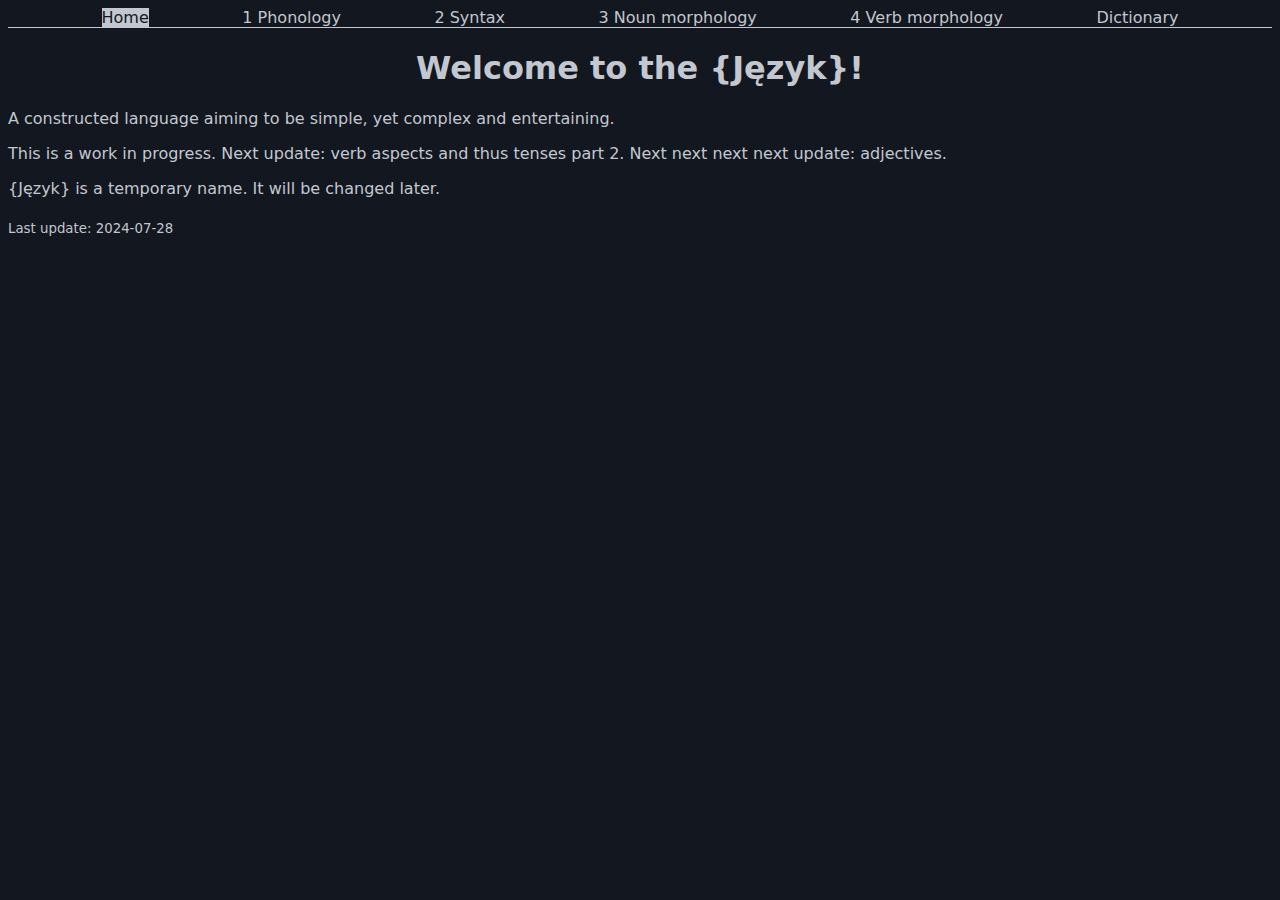
<file: index.html>
<!DOCTYPE html>
<html lang="en">
    <head>
        <meta charset="UTF-8">
        <meta name="viewport" content="width=device-width, initial-scale=1.0">

        <title>{Język} - Index</title>

        <link rel="stylesheet" href="assets/style.css">
    </head>
    <body>
        <nav class="flex flex-space-evenly">
            <a href="index.html" id="current-page">Home</a>
            <a href="phonology.html">1 Phonology</a>
            <a href="syntax.html">2 Syntax</a>
            <a href="noun_morphology.html">3 Noun morphology</a>
            <a href="verb_morphology.html">4 Verb morphology</a>
            <a href="dictionary_en.html">Dictionary</a>
        </nav>

        <main>
            <h1>Welcome to the {Język}!</h1>
            <p>A constructed language aiming to be simple, yet complex and entertaining.</p>
            <p>This is a work in progress. Next update: verb aspects and thus tenses part 2. Next next next next update: adjectives.</p>
            <p>{Język} is a temporary name. It will be changed later.</p>
            <sub>Last update: 2024-07-28</sub>
        </main>
    </body>
</html>
</file>
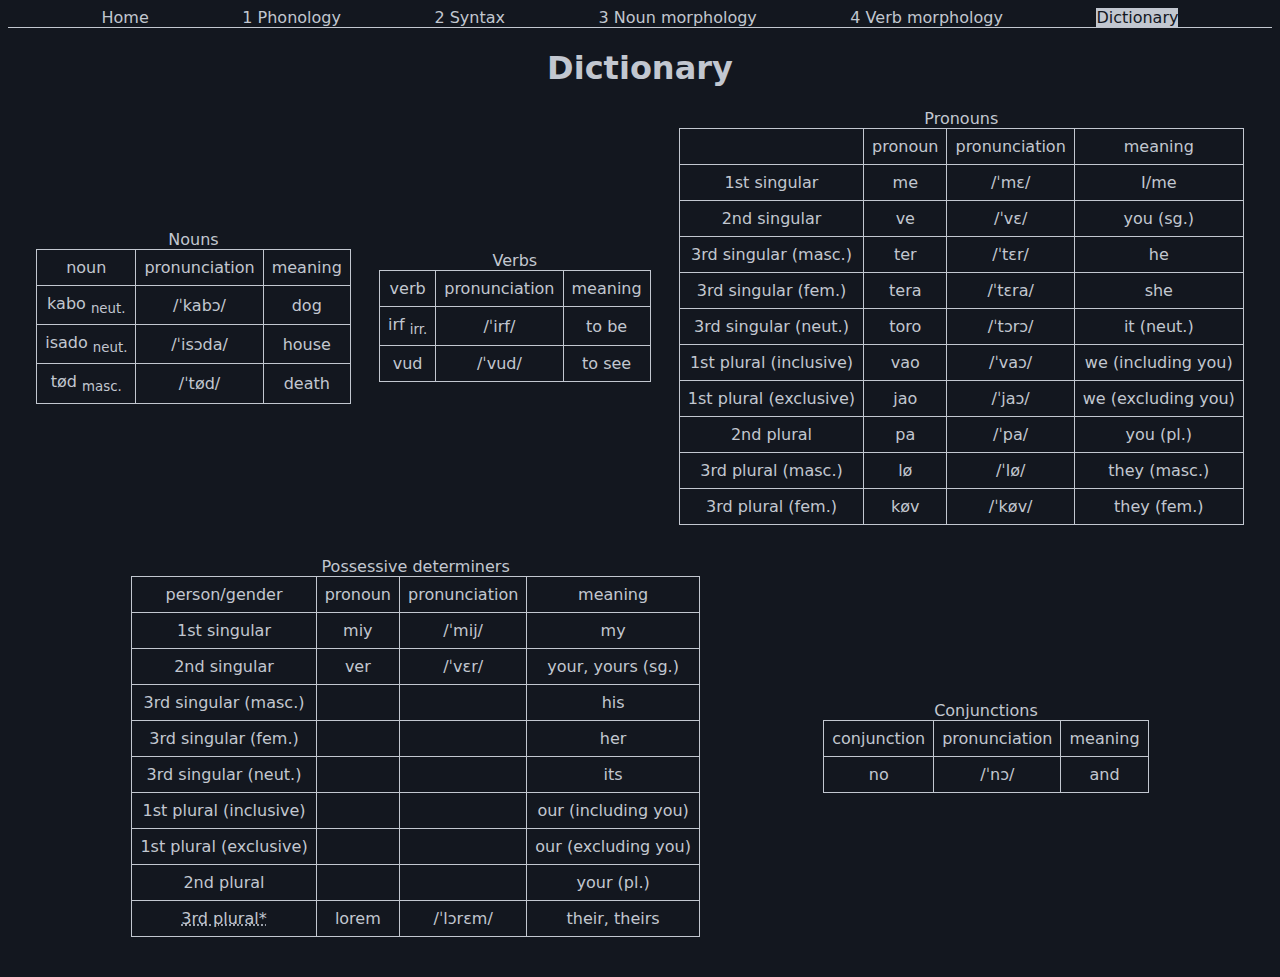
<file: dictionary_en.html>
<!DOCTYPE html>
<html lang="en">
    <head>
        <meta charset="UTF-8">
        <meta name="viewport" content="width=device-width, initial-scale=1.0">

        <title>{Język} - Dictionary (English)</title>

        <link rel="stylesheet" href="assets/style.css">
    </head>
    <body>
        <nav class="flex flex-space-evenly">
            <a href="index.html">Home</a>
            <a href="phonology.html">1 Phonology</a>
            <a href="syntax.html">2 Syntax</a>
            <a href="noun_morphology.html">3 Noun morphology</a>
            <a href="verb_morphology.html">4 Verb morphology</a>
            <a href="dictionary_en.html" id="current-page">Dictionary</a>
        </nav>

        <main>
            <h1>Dictionary</h1>
            <div class="flex flex-space-evenly flex-wrap">
                <table> <!-- NOUNS -->
                    <caption>Nouns</caption>
                    <tr>
                        <td>noun</td>
                        <td>pronunciation</td>
                        <td>meaning</td>
                    </td>
                    <tr>
                        <td>kabo <sub>neut.</sub></td>
                        <td>/ˈkabɔ/</td>
                        <td>dog</td>
                    </tr>
                    <tr>
                        <td>isado <sub>neut.</sub></td>
                        <td>/ˈisɔda/</td>
                        <td>house</td>
                    </tr>
                    <tr>
                        <td>tød <sub>masc.</sub></td>
                        <td>/ˈtød/</td>
                        <td>death</td>
                    </tr>
                </table>

                <table> <!-- VERBS -->
                    <caption>Verbs</caption>
                    <tr>
                        <td>verb</td>
                        <td>pronunciation</td>
                        <td>meaning</td>
                    </td>
                    <tr>
                        <td>irf <sub>irr.</sub></td>
                        <td>/ˈirf/</td>
                        <td>to be</td>
                    </tr>
                    <tr>
                        <td>vud</td>
                        <td>/ˈvud/</td>
                        <td>to see</td>
                    </tr>
                </table>

                <table> <!-- PRONOUNS -->
                    <caption>Pronouns</caption>
                    <tr>
                        <td></td>
                        <td>pronoun</td>
                        <td>pronunciation</td>
                        <td>meaning</td>
                    </td>
                    <tr>
                        <td>1st singular</td>
                        <td>me</td>
                        <td>/ˈmɛ/</td>
                        <td>I/me</td>
                    </tr>
                    <tr>
                        <td>2nd singular</td>
                        <td>ve</td>
                        <td>/ˈvɛ/</td>
                        <td>you (sg.)</td>
                    </tr>
                    <tr>
                        <td>3rd singular (masc.)</td>
                        <td>ter</td>
                        <td>/ˈtɛr/</td>
                        <td>he</td>
                    </tr>
                    <tr>
                        <td>3rd singular (fem.)</td>
                        <td>tera</td>
                        <td>/ˈtɛra/</td>
                        <td>she</td>
                    </tr>
                    <tr>
                        <td>3rd singular (neut.)</td>
                        <td>toro</td>
                        <td>/ˈtɔrɔ/</td>
                        <td>it (neut.)</td>
                    </tr>
                    <tr>
                        <td>1st plural (inclusive)</td>
                        <td>vao</td>
                        <td>/ˈvaɔ/</td>
                        <td>we (including you)</td>
                    </tr>
                    <tr>
                        <td>1st plural (exclusive)</td>
                        <td>jao</td>
                        <td>/ˈjaɔ/</td>
                        <td>we (excluding you)</td>
                    </tr>
                    <tr>
                        <td>2nd plural</td>
                        <td>pa</td>
                        <td>/ˈpa/</td>
                        <td>you (pl.)</td>
                    </tr>
                    <tr>
                        <td>3rd plural (masc.)</td>
                        <td>lø</td>
                        <td>/ˈlø/</td>
                        <td>they (masc.)</td>
                    </tr>
                    <tr>
                        <td>3rd plural (fem.)</td>
                        <td>køv</td>
                        <td>/ˈkøv/</td>
                        <td>they (fem.)</td>
                    </tr>
                </table>

                <table> <!-- TODO: POSSESSIVE DETERMINERS -->
                    <caption>Possessive determiners</caption>
                    <tr>
                        <td>person/gender</td>
                        <td>pronoun</td>
                        <td>pronunciation</td>
                        <td>meaning</td>
                    </td>
                    <tr>
                        <td>1st singular</td>
                        <td>miy</td>
                        <td>/ˈmij/</td>
                        <td>my</td>
                    </tr>
                    <tr>
                        <td>2nd singular</td>
                        <td>ver</td>
                        <td>/ˈvɛr/</td>
                        <td>your, yours (sg.)</td>
                    </tr>
                    <tr>
                        <td>3rd singular (masc.)</td>
                        <td></td>
                        <td></td>
                        <td>his</td>
                    </tr>
                    <tr>
                        <td>3rd singular (fem.)</td>
                        <td></td>
                        <td></td>
                        <td>her</td>
                    </tr>
                    <tr>
                        <td>3rd singular (neut.)</td>
                        <td></td>
                        <td></td>
                        <td>its</td>
                    </tr>
                    <tr>
                        <td>1st plural (inclusive)</td>
                        <td></td>
                        <td></td>
                        <td>our (including you)</td>
                    </tr>
                    <tr>
                        <td>1st plural (exclusive)</td>
                        <td></td>
                        <td></td>
                        <td>our (excluding you)</td>
                    </tr>
                    <tr>
                        <td>2nd plural</td>
                        <td></td>
                        <td></td>
                        <td>your (pl.)</td>
                    </tr>
                    <tr>
                        <td><abbr title="there is no distinction between masculine and feminine forms">3rd plural*</abbr></td>
                        <td>lorem</td>
                        <td>/ˈlɔrɛm/</td>
                        <td>their, theirs</td>
                    </tr>
                </table>

                <table> <!-- TODO: CONJUNCTIONS -->
                    <caption>Conjunctions</caption>
                    <tr>
                        <td>conjunction</td>
                        <td>pronunciation</td>
                        <td>meaning</td>
                    </tr>
                    <tr>
                        <td>no</td>
                        <td>/ˈnɔ/</td>
                        <td>and</td>
                    </tr>
                </table>
            </div>
        </main>
    </body>
</html>
</file>
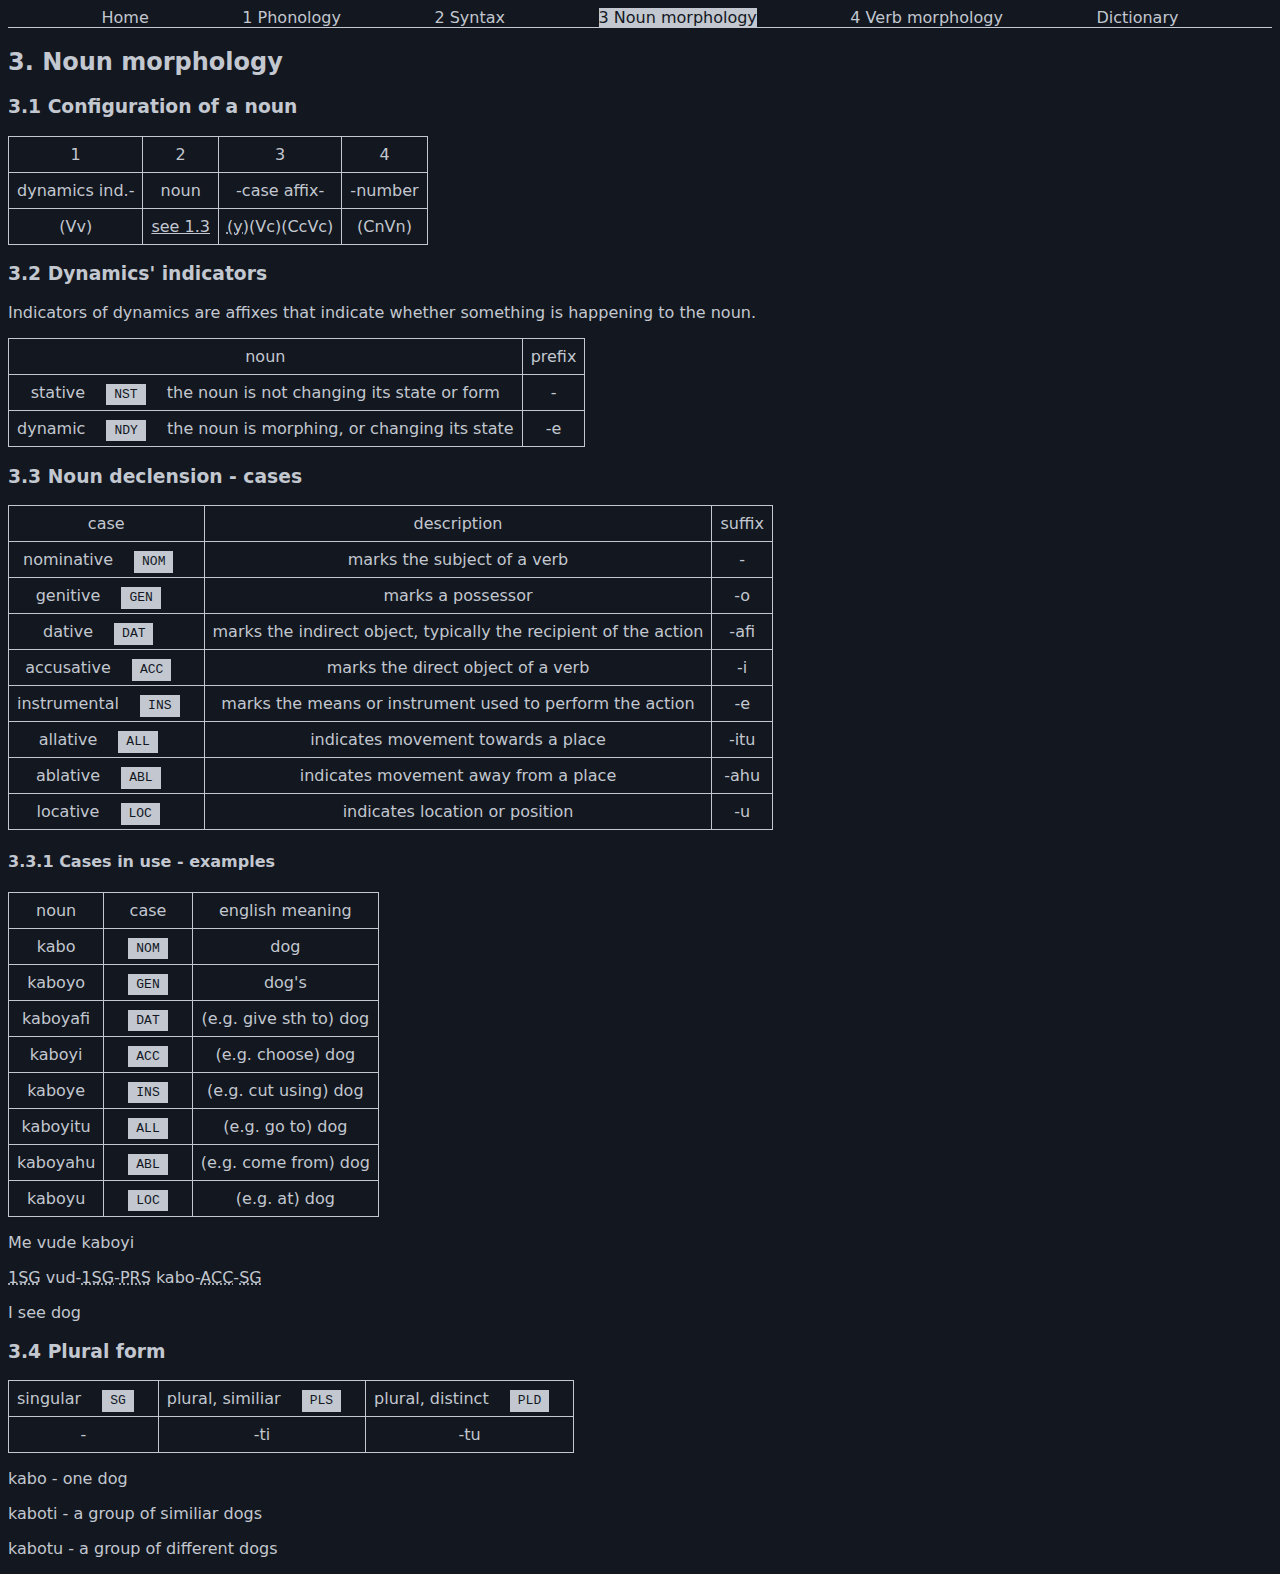
<file: noun_morphology.html>
<!DOCTYPE html>
<html lang="en">
    <head>
        <meta charset="UTF-8">
        <meta name="viewport" content="width=device-width, initial-scale=1.0">

        <title>{Język} - Noun morphology</title>

        <link rel="stylesheet" href="assets/style.css">
    </head>
    <body>
        <nav class="flex flex-space-evenly">
            <a href="index.html">Home</a>
            <a href="phonology.html">1 Phonology</a>
            <a href="syntax.html">2 Syntax</a>
            <a href="noun_morphology.html" id="current-page">3 Noun morphology</a>
            <a href="verb_morphology.html">4 Verb morphology</a>
            <a href="dictionary_en.html">Dictionary</a>
        </nav>

        <main>
            <h2>3. Noun morphology</h2>
            <h3>3.1 Configuration of a noun</h3>
            <table>
                <tr>
                    <td>1</td>
                    <td>2</td>
                    <td>3</td>
                    <td>4</td>
                </td>
                <tr>
                    <td>dynamics ind.-</td>
                    <td>noun</td>
                    <td>-case affix-</td>
                    <td>-number</td>
                </tr>
                <tr>
                    <td>(Vv)</td>
                    <td><a href="phonology.html#13">see 1.3</a></td>
                    <td><abbr title='"y" is added only when the noun ends with the a vowel'>(y)</abbr>(Vc)(CcVc)</td>
                    <td>(CnVn)</td>
                </tr>
            </table>

            <h3>3.2 Dynamics' indicators</h3>
            <p>Indicators of dynamics are affixes that indicate whether something is happening to the noun.</p>
            <table>
                <tr>
                    <td>noun</td>
                    <td>prefix</td>
                </tr>
                <tr>
                    <td>stative <kbd>NST</kbd> the noun is not changing its state or form</td>
                    <td>-</td>
                </tr>
                <tr>
                    <td>dynamic <kbd>NDY</kbd> the noun is morphing, or changing its state</td>
                    <td>-e</td>
                </tr>
            </table>

            <h3>3.3 Noun declension - cases</h3>
            <table>
                <tr>
                    <td>case</td>
                    <td>description</td>
                    <td>suffix</td>
                </tr>
                <tr>
                    <td>nominative <kbd>NOM</kbd></td>
                    <td>marks the subject of a verb</td>
                    <td>-</td>
                </tr>
                <tr>
                    <td>genitive <kbd>GEN</kbd></td>
                    <td>marks a possessor</td>
                    <td>-o</td>
                </tr>
                <tr>
                    <td>dative <kbd>DAT</kbd></td>
                    <td>marks the indirect object, typically the recipient of the action</td>
                    <td>-afi</td>
                </tr>
                <tr>
                    <td>accusative <kbd>ACC</kbd></td>
                    <td>marks the direct object of a verb</td>
                    <td>-i</td>
                </tr>
                <tr>
                    <td>instrumental <kbd>INS</kbd></td>
                    <td>marks the means or instrument used to perform the action</td>
                    <td>-e</td>
                </tr>
                <tr>
                    <td>allative <kbd>ALL</kbd></td>
                    <td>indicates movement towards a place</td>
                    <td>-itu</td>
                </tr>
                <tr>
                    <td>ablative <kbd>ABL</kbd></td>
                    <td>indicates movement away from a place</td>
                    <td>-ahu</td>
                </tr>
                <tr>
                    <td>locative <kbd>LOC</kbd></td>
                    <td>indicates location or position</td>
                    <td>-u</td>
                </tr>
            </table>

            <h4>3.3.1 Cases in use - examples</h4> <!-- TODO: sentences instead of a plain table -->
            <table>
                <tr>
                    <td>noun</td>
                    <td>case</td>
                    <td>english meaning</td>
                </tr>
                <tr>
                    <td>kabo</td>
                    <td><kbd>NOM</kbd></td>
                    <td>dog</td>
                </tr>
                <tr>
                    <td>kaboyo</td>
                    <td><kbd>GEN</kbd></td>
                    <td>dog's</td>
                </tr>
                <tr>
                    <td>kaboyafi</td>
                    <td><kbd>DAT</kbd></td>
                    <td>(e.g. give sth to) dog</td>
                </tr>
                <tr>
                    <td>kaboyi</td>
                    <td><kbd>ACC</kbd></td>
                    <td>(e.g. choose) dog</td>
                </tr>
                <tr>
                    <td>kaboye</td>
                    <td><kbd>INS</kbd></td>
                    <td>(e.g. cut using) dog</td>
                </tr>
                <tr>
                    <td>kaboyitu</td>
                    <td><kbd>ALL</kbd></td>
                    <td>(e.g. go to) dog</td>
                </tr>
                <tr>
                    <td>kaboyahu</td>
                    <td><kbd>ABL</kbd></td>
                    <td>(e.g. come from) dog</td>
                </tr>
                <tr>
                    <td>kaboyu</td>
                    <td><kbd>LOC</kbd></td>
                    <td>(e.g. at) dog</td>
                </tr>
            </table>
            <p>Me vude kaboyi</p>
            <p><abbr title="1st singular pronoun">1SG</abbr> vud-<abbr title="1st singular conjugation">1SG</abbr>-<abbr title="present tense">PRS</abbr>
                kabo-<abbr title="accusative case">ACC</abbr>-<abbr title="singular">SG</abbr></p>
            <p>I see dog</p>


            <h3>3.4 Plural form</h3>
            <table>
                <tr>
                    <td>singular <kbd>SG</kbd></td>
                    <td>plural, similiar <kbd>PLS</kbd></td>
                    <td>plural, distinct <kbd>PLD</kbd></td>
                </td>
                <tr>
                    <td>-</td>
                    <td>-ti</td>
                    <td>-tu</td>
                </tr>
            </table>
            <p>kabo - one dog</p>
            <p>kaboti - a group of similiar dogs</p>
            <p>kabotu - a group of different dogs</p>
        </main>
    </body>
</html>
</file>
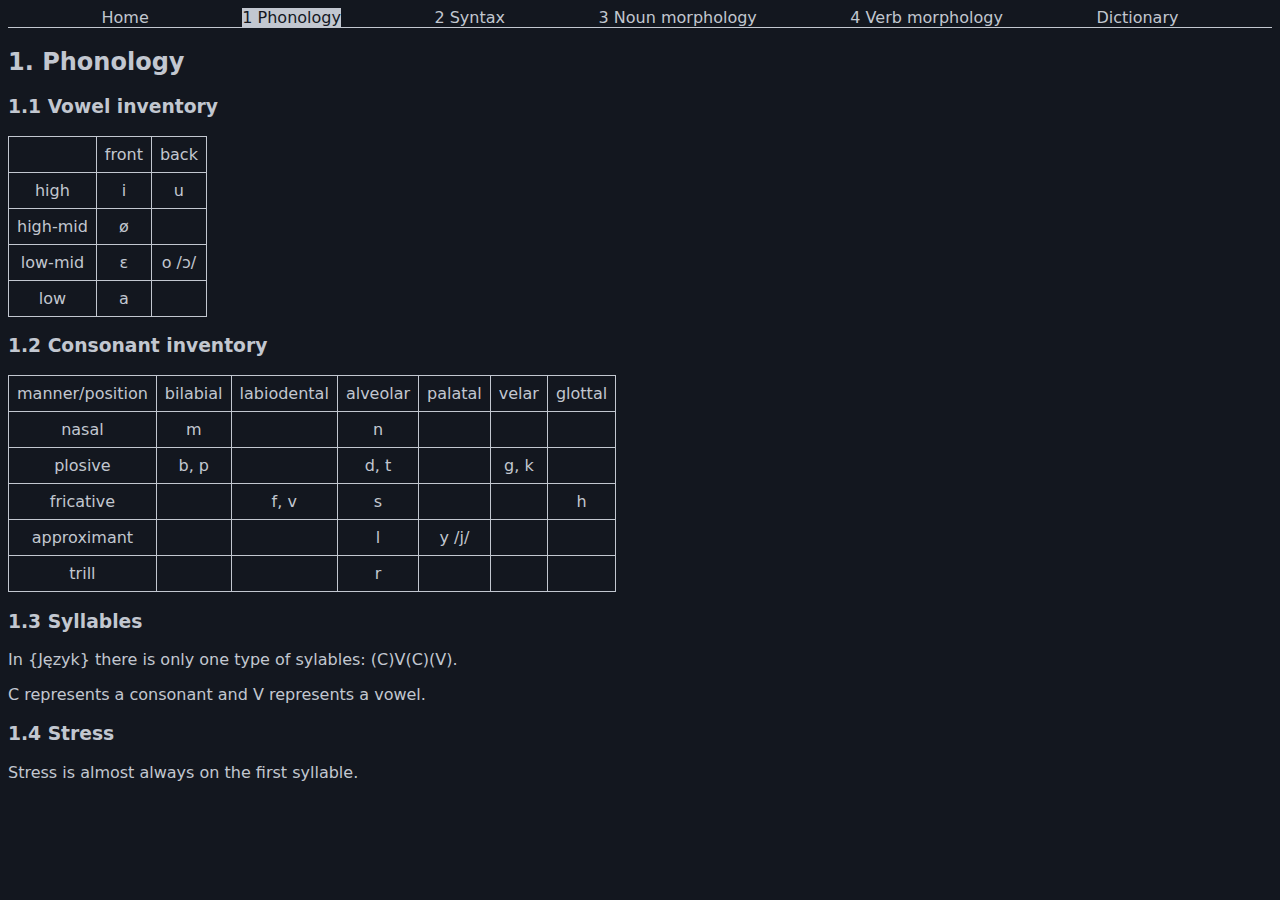
<file: phonology.html>
<!DOCTYPE html>
<html lang="en">
    <head>
        <meta charset="UTF-8">
        <meta name="viewport" content="width=device-width, initial-scale=1.0">

        <title>{Język} - Phonology</title>

        <link rel="stylesheet" href="assets/style.css">
    </head>
    <body>
        <nav class="flex flex-space-evenly">
            <a href="index.html">Home</a>
            <a href="phonology.html" id="current-page">1 Phonology</a>
            <a href="syntax.html">2 Syntax</a>
            <a href="noun_morphology.html">3 Noun morphology</a>
            <a href="verb_morphology.html">4 Verb morphology</a>
            <a href="dictionary_en.html">Dictionary</a>
        </nav>

        <main>
            <h2>1. Phonology</h2>
            <h3>1.1 Vowel inventory</h3> <!-- a ɛ i ɔ ø u -->
            <table>
                <tr>
                    <td></td>
                    <td>front</td>
                    <td>back</td>
                </tr>
                <tr>
                    <td>high</td>
                    <td>i</td>
                    <td>u</td>
                </tr>
                <tr>
                    <td>high-mid</td>
                    <td>ø</td>
                    <td></td>
                </tr>
                <tr>
                    <td>low-mid</td>
                    <td>ɛ</td>
                    <td>o /ɔ/</td>
                </tr>
                <tr>
                    <td>low</td>
                    <td>a</td>
                    <td></td>
                </tr>
            </table>

            <h3>1.2 Consonant inventory</h3> <!-- m n b p d t g k f v s h j l r -->
            <table>
                <tr>
                    <td>manner/position</td>
                    <td>bilabial</td>
                    <td>labiodental</td>
                    <td>alveolar</td>
                    <td>palatal</td>
                    <td>velar</td>
                    <td>glottal</td>
                </tr>
                <tr>
                    <td>nasal</td>
                    <td>m</td>
                    <td></td>
                    <td>n</td>
                    <td></td>
                    <td></td>
                    <td></td>
                </tr>
                <tr>
                    <td>plosive</td>
                    <td>b, p</td>
                    <td></td>
                    <td>d, t</td>
                    <td></td>
                    <td>g, k</td>
                    <td></td>
                </tr>
                <tr>
                    <td>fricative</td>
                    <td></td>
                    <td>f, v</td>
                    <td>s</td>
                    <td></td>
                    <td></td>
                    <td>h</td>
                </tr>
                <tr>
                    <td>approximant</td>
                    <td></td>
                    <td></td>
                    <td>l</td>
                    <td>y /j/</td>
                    <td></td>
                    <td></td>
                </tr>
                <tr>
                    <td>trill</td>
                    <td></td>
                    <td></td>
                    <td>r</td>
                    <td></td>
                    <td></td>
                    <td></td>
                </tr>
            </table>

            <h3 id="13">1.3 Syllables</h3>
            <p>In {Język} there is only one type of sylables: (C)V(C)(V).</p>
            <p>C represents a consonant and V represents a vowel.</p>

            <h3>1.4 Stress</h3>
            <p>Stress is almost always on the first syllable.</p>
        </main>
    </body>
</html>
</file>
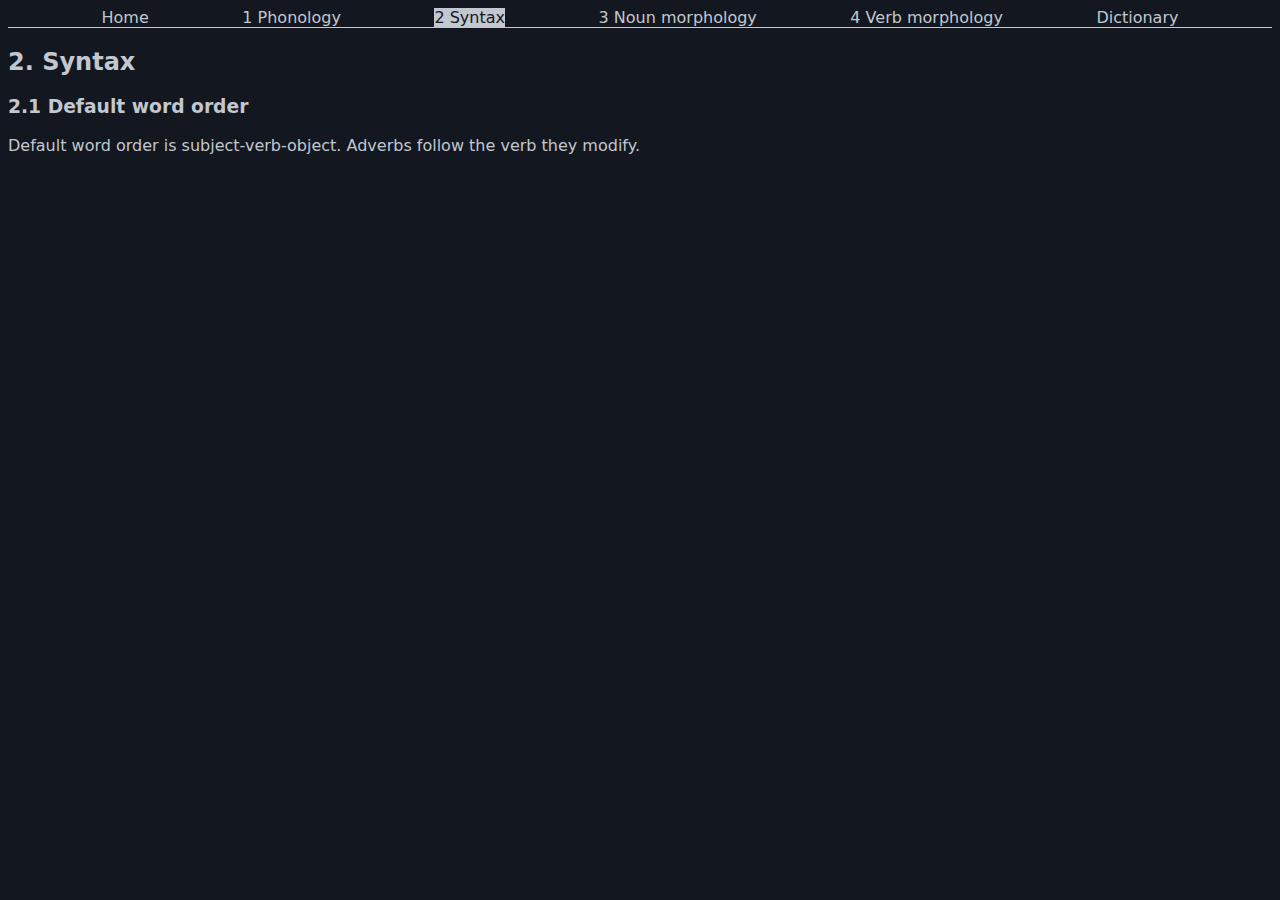
<file: syntax.html>
<!DOCTYPE html>
<html lang="en">
    <head>
        <meta charset="UTF-8">
        <meta name="viewport" content="width=device-width, initial-scale=1.0">

        <title>{Język} - Syntax</title>

        <link rel="stylesheet" href="assets/style.css">
    </head>
    <body>
        <nav class="flex flex-space-evenly">
            <a href="index.html">Home</a>
            <a href="phonology.html">1 Phonology</a>
            <a href="syntax.html" id="current-page">2 Syntax</a>
            <a href="noun_morphology.html">3 Noun morphology</a>
            <a href="verb_morphology.html">4 Verb morphology</a>
            <a href="dictionary_en.html">Dictionary</a>
        </nav>

        <main>
            <h2>2. Syntax</h2>
            <h3>2.1 Default word order</h3>
            <p>Default word order is subject-verb-object. Adverbs follow the verb they modify.</p> <!-- NOTE: case endings (e.g. for subject, object, etc.) expressed via suffixes may allow users to vary the word order -->
        </main>
    </body>
</html>
</file>
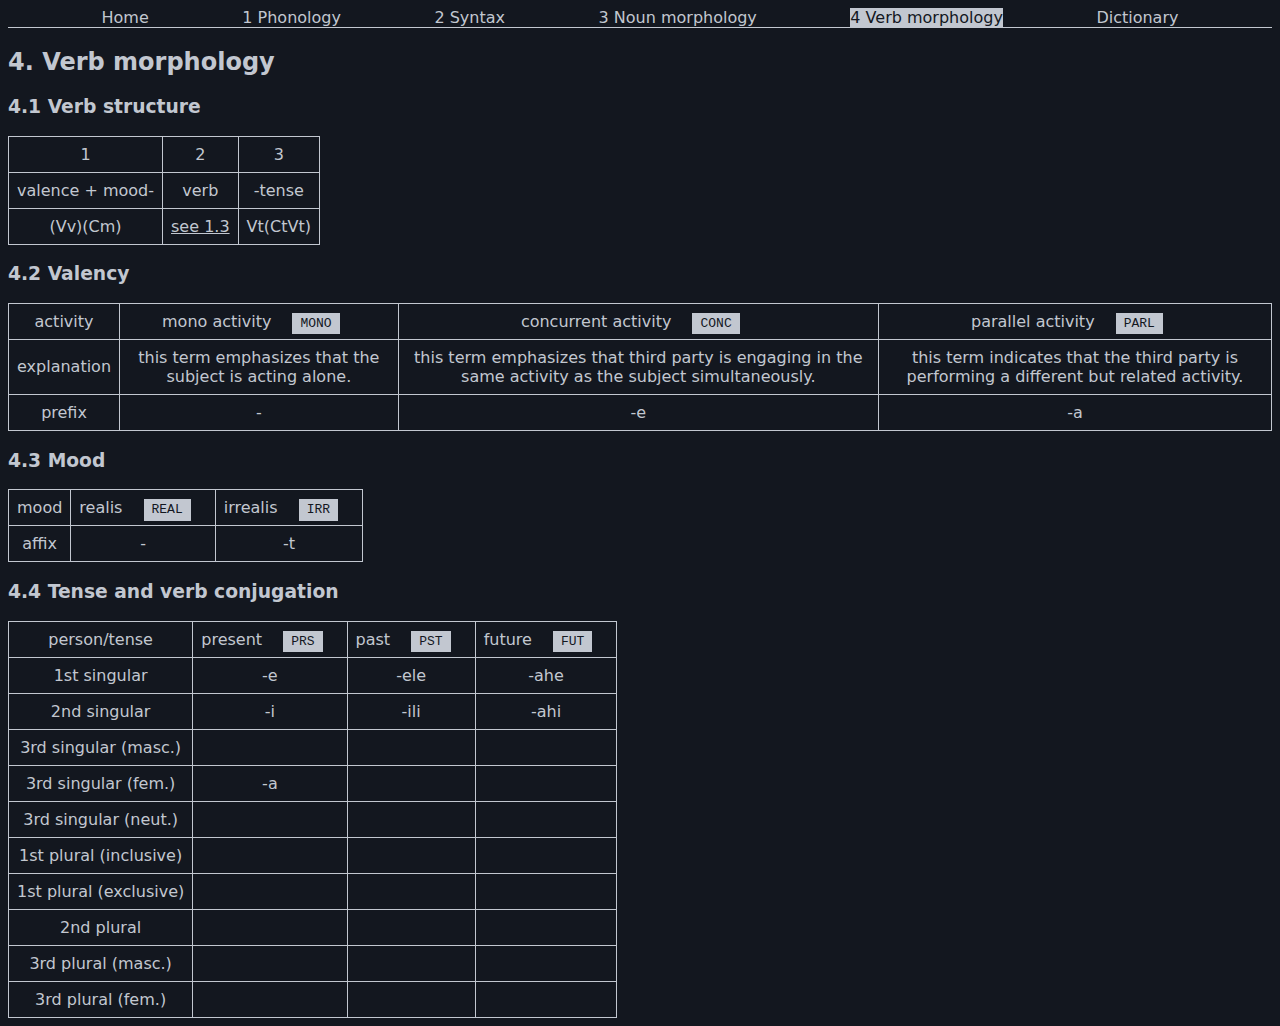
<file: verb_morphology.html>
<!DOCTYPE html>
<html lang="en">
    <head>
        <meta charset="UTF-8">
        <meta name="viewport" content="width=device-width, initial-scale=1.0">

        <title>{Język} - Verb morphology</title>

        <link rel="stylesheet" href="assets/style.css">
    </head>
    <body>
        <nav class="flex flex-space-evenly">
            <a href="index.html">Home</a>
            <a href="phonology.html">1 Phonology</a>
            <a href="syntax.html">2 Syntax</a>
            <a href="noun_morphology.html">3 Noun morphology</a>
            <a href="verb_morphology.html" id="current-page">4 Verb morphology</a>
            <a href="dictionary_en.html">Dictionary</a>
        </nav>

        <main>
            <h2>4. Verb morphology</h2>
            <h3>4.1 Verb structure</h3>
            <table>
                <tr>
                    <td>1</td>
                    <td>2</td>
                    <td>3</td>
                </td>
                <tr>
                    <td>valence + mood-</td>
                    <td>verb</td>
                    <td>-tense</td>
                </tr>
                <tr>
                    <td>(Vv)(Cm)</td>
                    <td><a href="phonology.html#13">see 1.3</a></td>
                    <td>Vt(CtVt)</td>
                </tr>
            </table>

            <h3>4.2 Valency</h3>
            <table>
                <tr>
                    <td>activity</td>
                    <td>mono activity <kbd>MONO</kbd></td>
                    <td>concurrent activity <kbd>CONC</kbd></td>
                    <td>parallel activity <kbd>PARL</kbd></td>
                </td>
                <tr>
                    <td>explanation</td>
                    <td>this term emphasizes that the subject is acting alone.</td>
                    <td>this term emphasizes that third party is engaging in the same activity as the subject simultaneously.</td>
                    <td>this term indicates that the third party is performing a different but related activity.</td>
                </tr>
                <tr>
                    <td>prefix</td>
                    <td>-</td>
                    <td>-e</td>
                    <td>-a</td>
                </tr>
            </table>

            <h3>4.3 Mood</h3>
            <table>
                <tr>
                    <td>mood</td>
                    <td>realis <kbd>REAL</kbd></td>
                    <td>irrealis <kbd>IRR</kbd></td>
                    <!-- TODO: conditional mood, do after adding new words -->
                </td>
                <tr>
                    <td>affix</td>
                    <td>-</td>
                    <td>-t</td>
                </tr>
            </table>

            <h3>4.4 Tense and verb conjugation</h3>
            <table>
                <tr>
                    <td>person/tense</td>
                    <td>present <kbd>PRS</kbd></td>
                    <td>past <kbd>PST</kbd></td>
                    <td>future <kbd>FUT</kbd></td>
                </tr>
                <tr>
                    <td>1st singular</td>
                    <td>-e</td>
                    <td>-ele</td>
                    <td>-ahe</td>
                </tr>
                <tr>
                    <td>2nd singular</td>
                    <td>-i</td>
                    <td>-ili</td>
                    <td>-ahi</td>
                </tr>
                <tr>
                    <td>3rd singular (masc.)</td>
                    <td></td>
                    <td></td>
                    <td></td>
                </tr>
                <tr>
                    <td>3rd singular (fem.)</td>
                    <td>-a</td>
                    <td></td>
                    <td></td>
                </tr>
                <tr>
                    <td>3rd singular (neut.)</td>
                    <td></td>
                    <td></td>
                    <td></td>
                </tr>
                <tr>
                    <td>1st plural (inclusive)</td>
                    <td></td>
                    <td></td>
                    <td></td>
                </tr>
                <tr>
                    <td>1st plural (exclusive)</td>
                    <td></td>
                    <td></td>
                    <td></td>
                </tr>
                <tr>
                    <td>2nd plural</td>
                    <td></td>
                    <td></td>
                    <td></td>
                </tr>
                <tr>
                    <td>3rd plural (masc.)</td>
                    <td></td>
                    <td></td>
                    <td></td>
                </tr>
                <tr>
                    <td>3rd plural (fem.)</td>
                    <td></td>
                    <td></td>
                    <td></td>
                </tr>
            </table>
        </main>
    </body>
</html>
</file>
<file: assets/style.css>
body {
    font-family: system-ui, -apple-system;
    background-color: rgb(19, 23, 31);
    color: rgb(194, 199, 208);
}

nav {
    border-bottom: 1px solid rgb(194, 199, 208);
}

a {
    color: rgb(194, 199, 208);
}

nav > a {
    text-decoration: none;
}

li {
    list-style-type: square;
}

h1 {
    text-align: center;
}

kbd {
    background-color: rgb(194, 199, 208);
    color: rgb(19, 23, 31);
    padding: 0.2rem 0.5rem;
    margin: auto 1rem;
}

table {
    border-collapse: collapse;
    border-spacing: 0;
}

table td {
    text-align: center;
    padding: 0.5rem;
    border-color: rgb(194, 199, 208);
    border-style: solid;
    border-width: 1px;
}

#current-page {
    background-color: rgb(194, 199, 208);
    color: rgb(19, 23, 31);
}

/* Custom css frameworkTM */

.flex {
    display: flex;
}

.flex-space-evenly {
    justify-content: space-evenly;
    align-items: center;
}

.flex-wrap {
    flex-wrap: wrap; 
}

/* does this affect the centering of the unwrapped tables? */
/* plz dont do that */
.flex-wrap > table {
    margin: 0 0 2rem 0;
}
</file>
